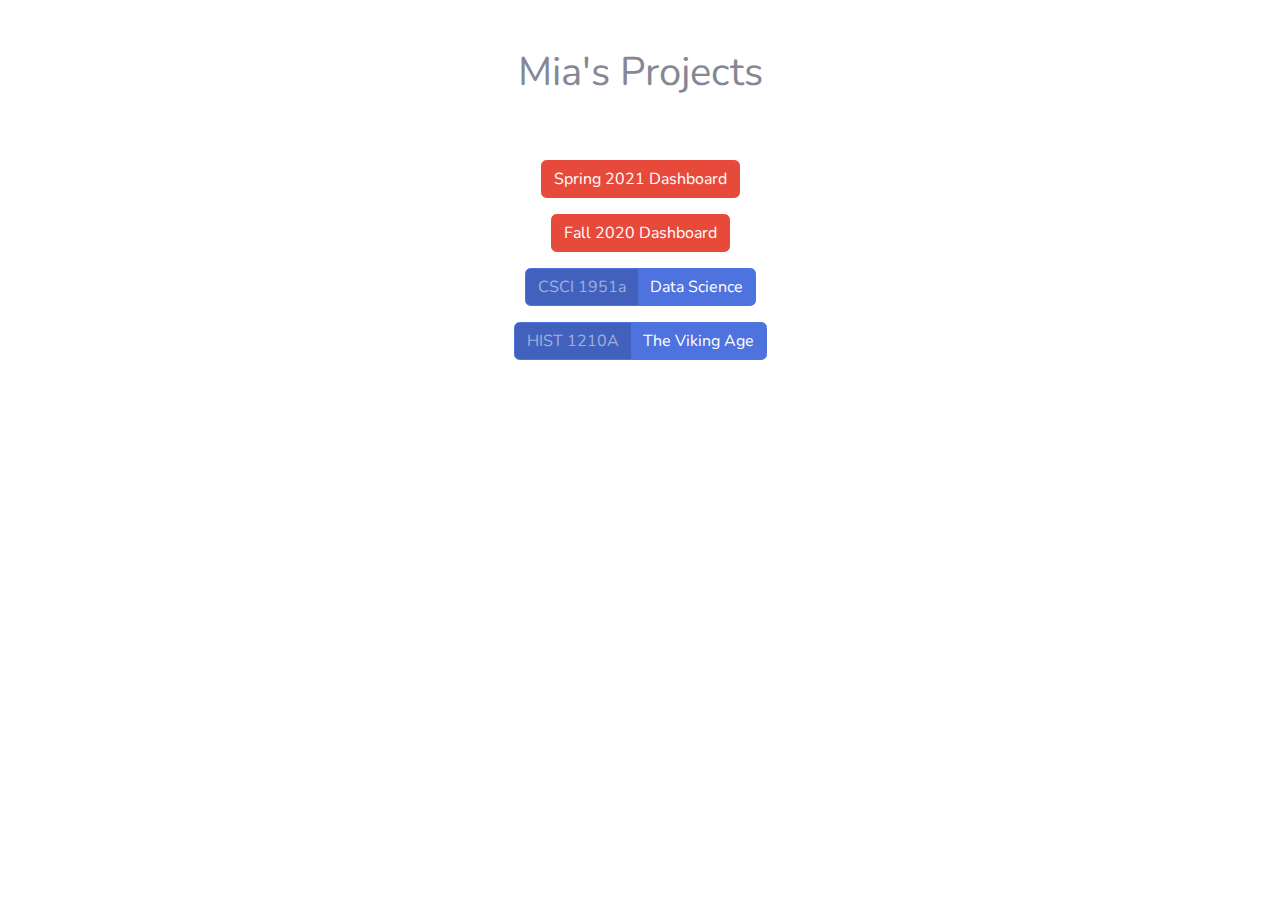
<file: index.html>
<!DOCTYPE html>
<html>
<head>
	<meta charset="UTF-8">
	<title>Mia's Projects</title>

	<!-- Custom fonts for this template-->
	<link href="sb-admin-2/vendor/fontawesome-free/css/all.min.css" rel="stylesheet" type="text/css">
	<link href="https://fonts.googleapis.com/css?family=Nunito:200,200i,300,300i,400,400i,600,600i,700,700i,800,800i,900,900i" rel="stylesheet">
	<!-- Custom styles for this template-->
	<link href="sb-admin-2/css/sb-admin-2.min.css" rel="stylesheet">
</head>
<body>
	<div class="heading d-flex flex-column align-items-center m-5">
		<h1>Mia's Projects</h1>
	</div>

	<div class="container">

	<div class="row d-flex justify-content-center">
		<div class="col-6 d-flex flex-column align-items-center">
			<a href="spring2021/dashboard.html" class="btn btn-danger m-2">
				<span class="text">Spring 2021 Dashboard</span>
			</a>
			<a href="fall2020/dashboard.html" class="btn btn-danger m-2">
				<span class="text">Fall 2020 Dashboard</span>
			</a>
			<a href="data_viz/dashboard.html" class="btn btn-primary btn-icon-split m-2">
				<span class="icon text-white-50">CSCI 1951a</span>
				<span class="text">Data Science</span>
			</a>
			<a href="vikings/overview.html" class="btn btn-primary btn-icon-split m-2">
				<span class="icon text-white-50">HIST 1210A</span>
				<span class="text">The Viking Age</span>
			</a>
		</div>
	</div>

	</div>

	<!-- Bootstrap core JavaScript-->
	<script src="sb-admin-2/vendor/jquery/jquery.min.js"></script>
	<script src="sb-admin-2/vendor/bootstrap/js/bootstrap.bundle.min.js"></script>
	<!-- Core plugin JavaScript-->
	<script src="sb-admin-2/vendor/jquery-easing/jquery.easing.min.js"></script>
	<!-- Custom scripts for all pages-->
	<script src="sb-admin-2/js/sb-admin-2.min.js"></script>

	<!-- my script! -->
</body>
</html>
</file>
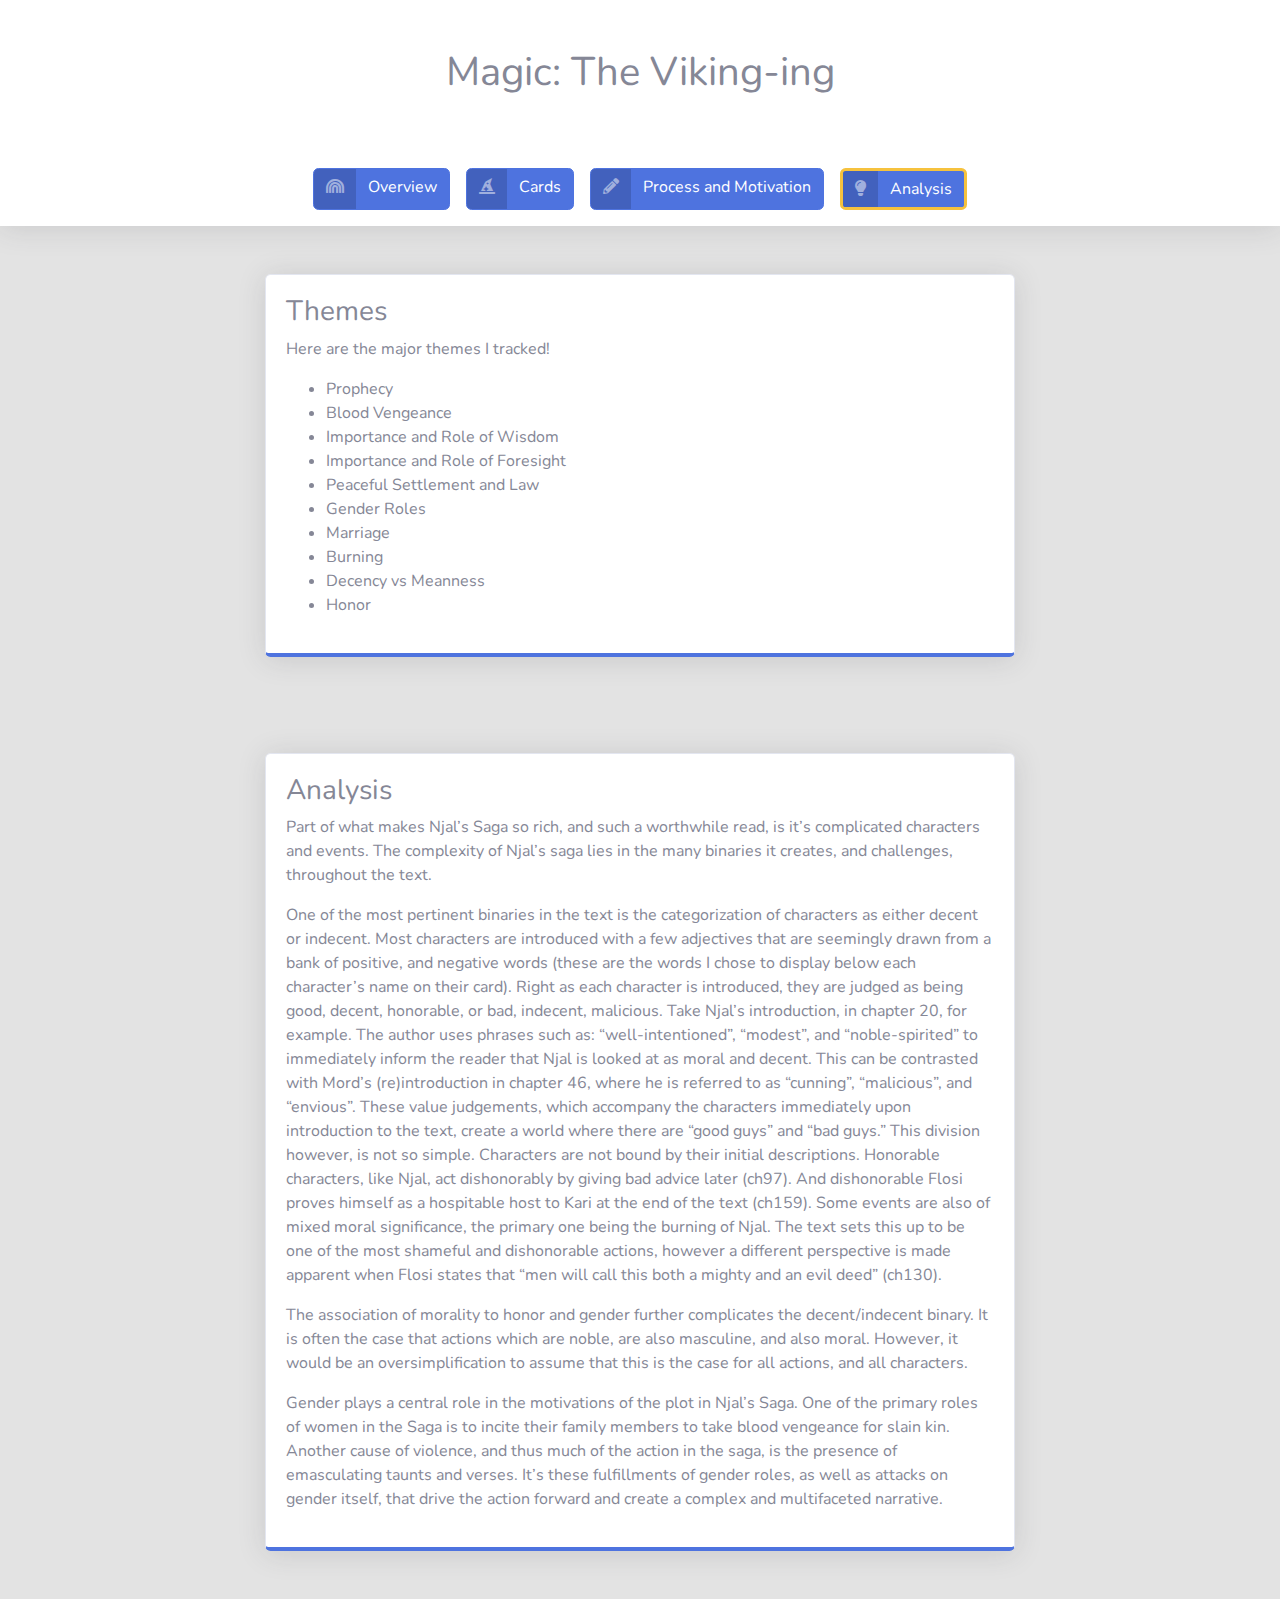
<file: vikings/analysis.html>
<!DOCTYPE html>
<html>
<head>
	<meta charset="UTF-8">
	<title>The Viking Age</title>

	<!-- Custom fonts for this template-->
	<link href="../sb-admin-2/vendor/fontawesome-free/css/all.min.css" rel="stylesheet" type="text/css">
	<link href="https://fonts.googleapis.com/css?family=Nunito:200,200i,300,300i,400,400i,600,600i,700,700i,800,800i,900,900i" rel="stylesheet">
	<!-- Custom styles for this template-->
	<link href="../sb-admin-2/css/sb-admin-2.min.css" rel="stylesheet">
	<link href="css/common.css" rel="stylesheet">
	<link href="css/analysis.css" rel="stylesheet">
</head>
<body>

	<div class="pageHeader bg-white shadow">

		<div class="heading d-flex flex-column align-items-center p-5">
			<h1>Magic: The Viking-ing</h1>
		</div>

		<div class="d-flex justify-content-center p-2" id="navBar">
			<!-- this navBar is populated in main.js -->
		</div>

	</div>

	<div class="d-flex flex-column align-items-center" id="pageContent">

	</div>

	<!-- Bootstrap core JavaScript-->
	<script src="../sb-admin-2/vendor/jquery/jquery.min.js"></script>
	<script src="../sb-admin-2/vendor/bootstrap/js/bootstrap.bundle.min.js"></script>
	<!-- Core plugin JavaScript-->
	<script src="../sb-admin-2/vendor/jquery-easing/jquery.easing.min.js"></script>
	<!-- Custom scripts for all pages-->
	<script src="../sb-admin-2/js/sb-admin-2.min.js"></script>

	<!-- my scripts! -->
	<script src="js/common.js"></script>
	<script src="js/content.js"></script>
	<script src="js/analysis.js"></script>
</body>
</html>
</file>
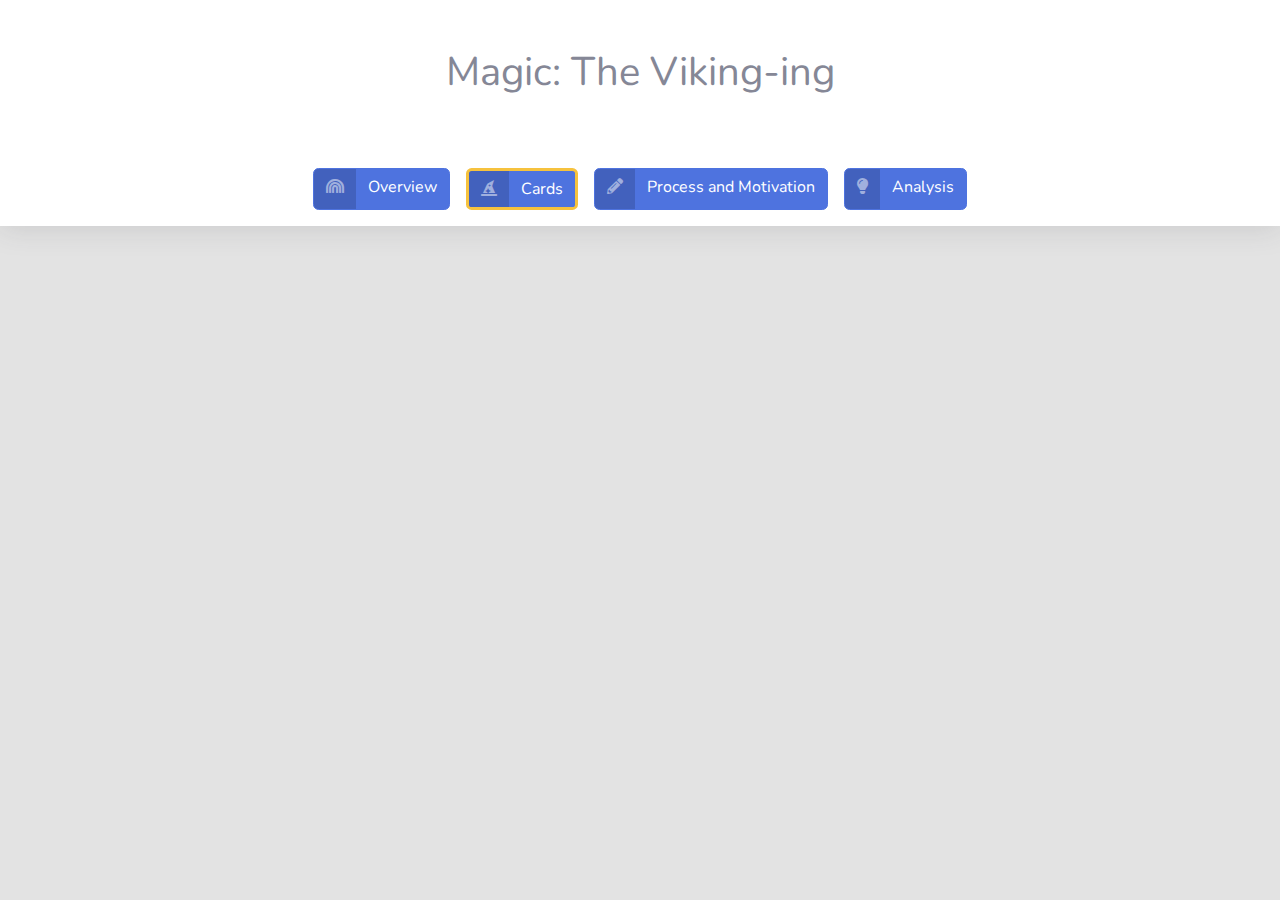
<file: vikings/cards.html>
<!DOCTYPE html>
<html>
<head>
	<meta charset="UTF-8">
	<title>The Viking Age</title>

	<!-- Custom fonts for this template-->
	<link href="../sb-admin-2/vendor/fontawesome-free/css/all.min.css" rel="stylesheet" type="text/css">
	<link href="https://fonts.googleapis.com/css?family=Nunito:200,200i,300,300i,400,400i,600,600i,700,700i,800,800i,900,900i" rel="stylesheet">
	<!-- Custom styles for this template-->
	<link href="../sb-admin-2/css/sb-admin-2.min.css" rel="stylesheet">
	<link href="css/common.css" rel="stylesheet">
	<link href="css/cards.css" rel="stylesheet">
</head>
<body>

	<div class="pageHeader bg-white shadow">

		<div class="heading d-flex flex-column align-items-center p-5">
			<h1>Magic: The Viking-ing</h1>
		</div>

		<div class="d-flex justify-content-center p-2" id="navBar">
			<!-- this navBar is populated in main.js -->
		</div>

	</div>

	<div class="d-flex flex-wrap justify-content-around cardContainer" id="pageContent">

	</div>

	<!-- Bootstrap core JavaScript-->
	<script src="../sb-admin-2/vendor/jquery/jquery.min.js"></script>
	<script src="../sb-admin-2/vendor/bootstrap/js/bootstrap.bundle.min.js"></script>
	<!-- Core plugin JavaScript-->
	<script src="../sb-admin-2/vendor/jquery-easing/jquery.easing.min.js"></script>
	<!-- Custom scripts for all pages-->
	<script src="../sb-admin-2/js/sb-admin-2.min.js"></script>

	<!-- my script! -->
	<script type="text/javascript" src="https://d3js.org/d3.v5.min.js"></script>
	<script type="text/javascript" src="js/common.js"></script>
	<script type="text/javascript" src="js/cards.js"></script>
</body>
</html>
</file>
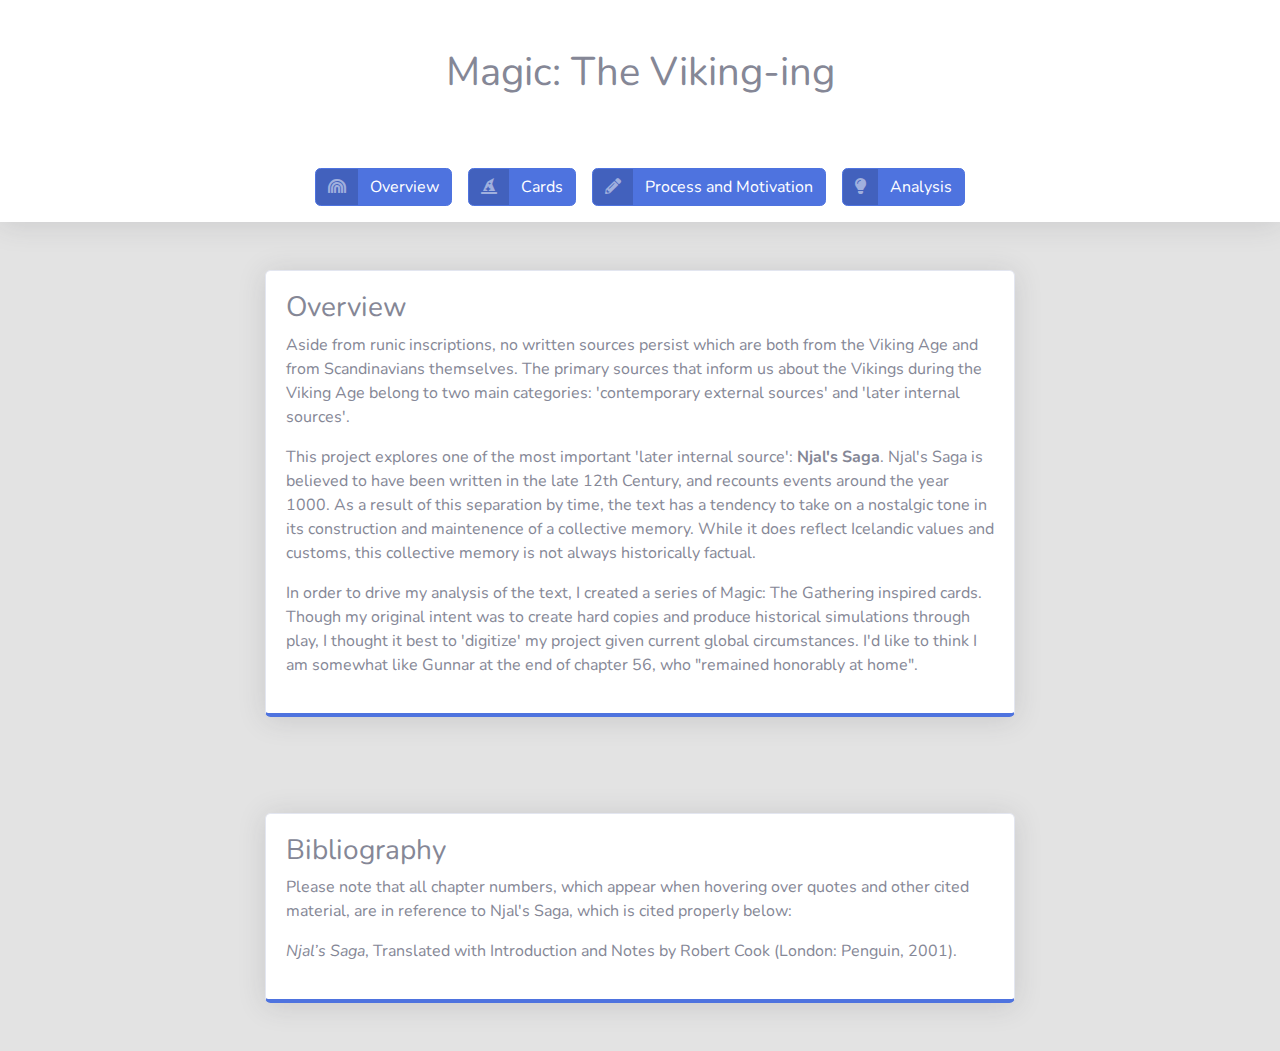
<file: vikings/overview.html>
<!DOCTYPE html>
<html>
<head>
	<meta charset="UTF-8">
	<title>The Viking Age</title>

	<!-- Custom fonts for this template-->
	<link href="../sb-admin-2/vendor/fontawesome-free/css/all.min.css" rel="stylesheet" type="text/css">
	<link href="https://fonts.googleapis.com/css?family=Nunito:200,200i,300,300i,400,400i,600,600i,700,700i,800,800i,900,900i" rel="stylesheet">
	<!-- Custom styles for this template-->
	<link href="../sb-admin-2/css/sb-admin-2.min.css" rel="stylesheet">
	<link href="css/common.css" rel="stylesheet">
</head>
<body>

	<div class="pageHeader bg-white shadow">

		<div class="heading d-flex flex-column align-items-center p-5">
			<h1>Magic: The Viking-ing</h1>
		</div>

		<div class="d-flex justify-content-center p-2" id="navBar">
			<!-- this navBar is populated in main.js -->
		</div>

	</div>

	<div class="d-flex flex-column align-items-center" id="pageContent">

	</div>

	<!-- Bootstrap core JavaScript-->
	<script src="../sb-admin-2/vendor/jquery/jquery.min.js"></script>
	<script src="../sb-admin-2/vendor/bootstrap/js/bootstrap.bundle.min.js"></script>
	<!-- Core plugin JavaScript-->
	<script src="../sb-admin-2/vendor/jquery-easing/jquery.easing.min.js"></script>
	<!-- Custom scripts for all pages-->
	<script src="../sb-admin-2/js/sb-admin-2.min.js"></script>

	<!-- my scripts! -->
	<script src="js/common.js"></script>
	<script src="js/content.js"></script>
	<script src="js/overview.js"></script>
</body>
</html>
</file>
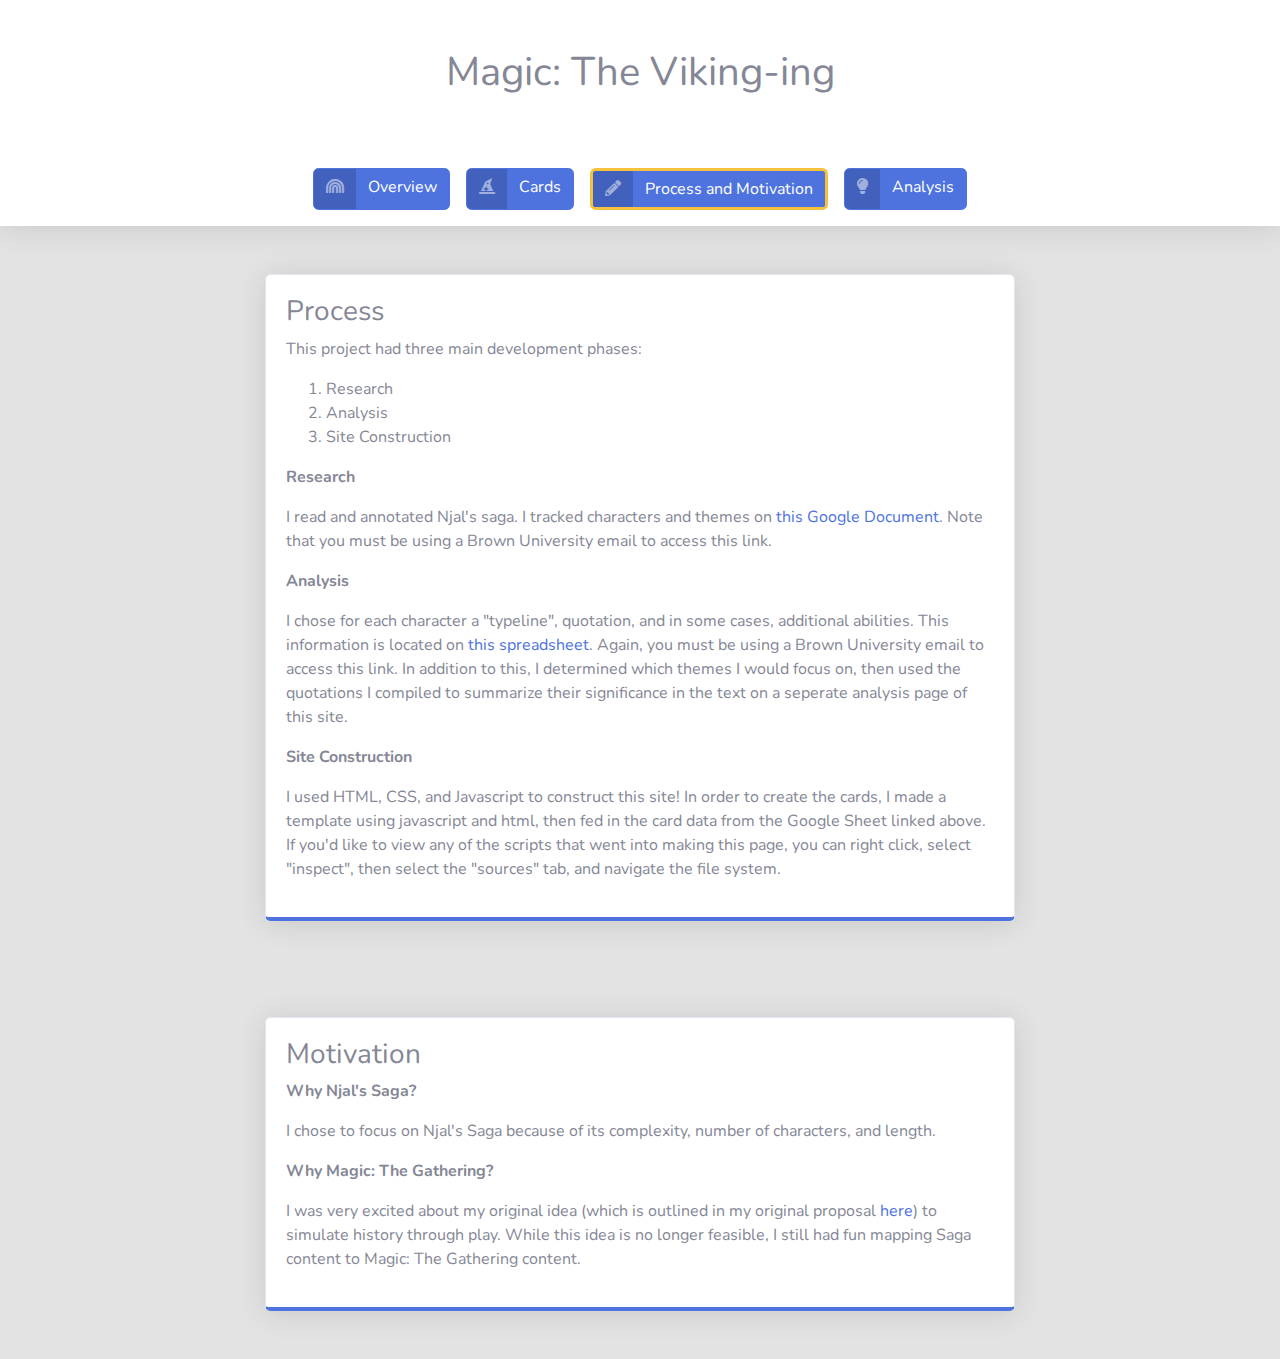
<file: vikings/process.html>
<!DOCTYPE html>
<html>
<head>
	<meta charset="UTF-8">
	<title>The Viking Age</title>

	<!-- Custom fonts for this template-->
	<link href="../sb-admin-2/vendor/fontawesome-free/css/all.min.css" rel="stylesheet" type="text/css">
	<link href="https://fonts.googleapis.com/css?family=Nunito:200,200i,300,300i,400,400i,600,600i,700,700i,800,800i,900,900i" rel="stylesheet">
	<!-- Custom styles for this template-->
	<link href="../sb-admin-2/css/sb-admin-2.min.css" rel="stylesheet">
	<link href="css/common.css" rel="stylesheet">
	<link href="css/process.css" rel="stylesheet">
</head>
<body>

	<div class="pageHeader bg-white shadow">

		<div class="heading d-flex flex-column align-items-center p-5">
			<h1>Magic: The Viking-ing</h1>
		</div>

		<div class="d-flex justify-content-center p-2" id="navBar">
			<!-- this navBar is populated in main.js -->
		</div>

	</div>

	<div class="d-flex flex-column align-items-center" id="pageContent">

	</div>

	<!-- Bootstrap core JavaScript-->
	<script src="../sb-admin-2/vendor/jquery/jquery.min.js"></script>
	<script src="../sb-admin-2/vendor/bootstrap/js/bootstrap.bundle.min.js"></script>
	<!-- Core plugin JavaScript-->
	<script src="../sb-admin-2/vendor/jquery-easing/jquery.easing.min.js"></script>
	<!-- Custom scripts for all pages-->
	<script src="../sb-admin-2/js/sb-admin-2.min.js"></script>

	<!-- my scripts! -->
	<script src="js/common.js"></script>
	<script src="js/content.js"></script>
	<script src="js/process.js"></script>
</body>
</html>
</file>
<file: vikings/css/common.css>
body {
	background-color: #e3e3e3;
}

.myCard {
	width: 70vw;
	max-width: 750px;
}
</file>
<file: vikings/css/analysis.css>
#analysisButton {
	border: 3px solid #f6c23e;
}
</file>
<file: vikings/css/cards.css>
.playingCard {
	width: 30vh;
	height: 42vh;
	margin: 40px;
	min-width: 300px;
	min-height: 420px;
}

#cardsButton {
	border: 3px solid #f6c23e;
}
</file>
<file: vikings/css/process.css>
#processButton {
	border: 3px solid #f6c23e;
}
</file>
